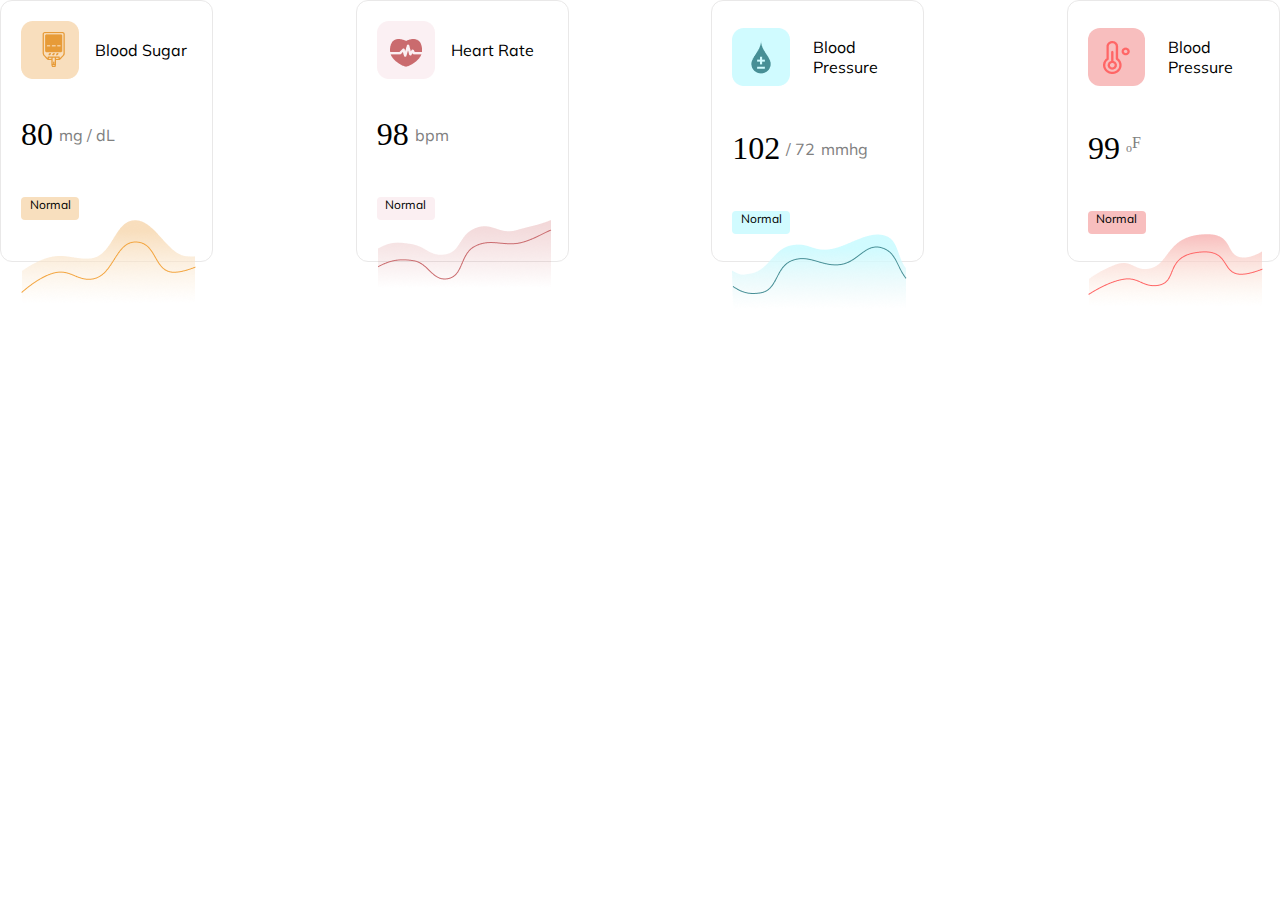
<file: index.html>
<!DOCTYPE html>
<html lang="en">

<head>
    <meta charset="UTF-8">
    <meta name="viewport" content="width=device-width, initial-scale=1.0">

    <link rel="stylesheet" href="style.css">
    <link href="https://cdn.jsdelivr.net/npm/bootstrap@5.3.2/dist/css/bootstrap.min.css" rel="stylesheet"
        integrity="sha384-T3c6CoIi6uLrA9TneNEoa7RxnatzjcDSCmG1MXxSR1GAsXEV/Dwwykc2MPK8M2HN" crossorigin="anonymous" />
    <title>Document</title>
</head>

<body>
    <div class="container-fluid">
        <div class="main" class="row">
            <div class="grid" class="col-3">
                <div class="open" class="bg-primary ">
                   <div class="box1">
                    <img src="pics/Group 31.png" alt="">
                    <p class="heart">Blood Sugar</p>
                   </div>
                   <div class="proper">
                    <p class="number">80</p>
                    <p class="zip">mg / dL</p>
                   </div>
                   <div class="normal">
                   <p class="pnorm">Normal</p> 
                   </div>
                   <img class="group11" src="pics/Group 11.png" alt="">
                </div>
            </div>

            <div class="grid" class="col-3">
                <div class="open" class=" mx-auto bg-primary ">
                    <div class="box1">
                        <img src="pics/Group 33 (1).png" alt="">
                        <p class="heart">Heart Rate</p>
                    </div> 
                    <div class="proper">
                        <p class="number">98</p>
                        <p class="zip">bpm</p>
                       </div>
                       <div class="normal1">
                       <p class="pnorm">Normal</p> 
                       </div>
                       <img class="group11" src="pics/Group 29.png" alt="">
                </div>

            </div>

            <div class="grid" class="col-3">
                <div class="open" class=" mx-auto  bg-warning ">
                 <div class="box1">
                    <img src="pics/Group 35.png" alt="">
                    <p class="hearts">Blood Pressure</p>
                 </div>
                 <div class="proper">
                    <p class="number">102</p>
                  <div class="files">
                    <p class="zip">/ 72</p>
                    <p class="zip">mmhg</p>
                  </div>
                </div>
                   <div class="normal2">
                   <p class="pnorm">Normal</p> 
                   </div>
                   <img class="group11" src="pics/Group 30.png" alt="">
                </div>

            </div>
            <div class="grid" class="col-3">
                <div class="open" class=" ms-auto bg-primary p-5 ">
                    <div class="box1">
                       <div class="vec">
                        <img class="imvec" src="pics/Vector.png" alt="">
                       </div>
                        <p class="hearts">Blood Pressure</p>
                    </div>
                    <div class="proper">
                        
                        <p class="number">99</p>
                        
                        <div class="files">
                       <p class="ziip">o</p>
                        <p class="zip1">F</p>
                       </div>
                    </div>
                       <div class="normal3">
                       <p class="pnorm">Normal</p> 
                       </div>
                       <img class="group11" src="pics/Group 11 (1).png" alt="">
                </div>
            </div>
        </div>
    </div>
    </div>
</body>

</html>
</file>
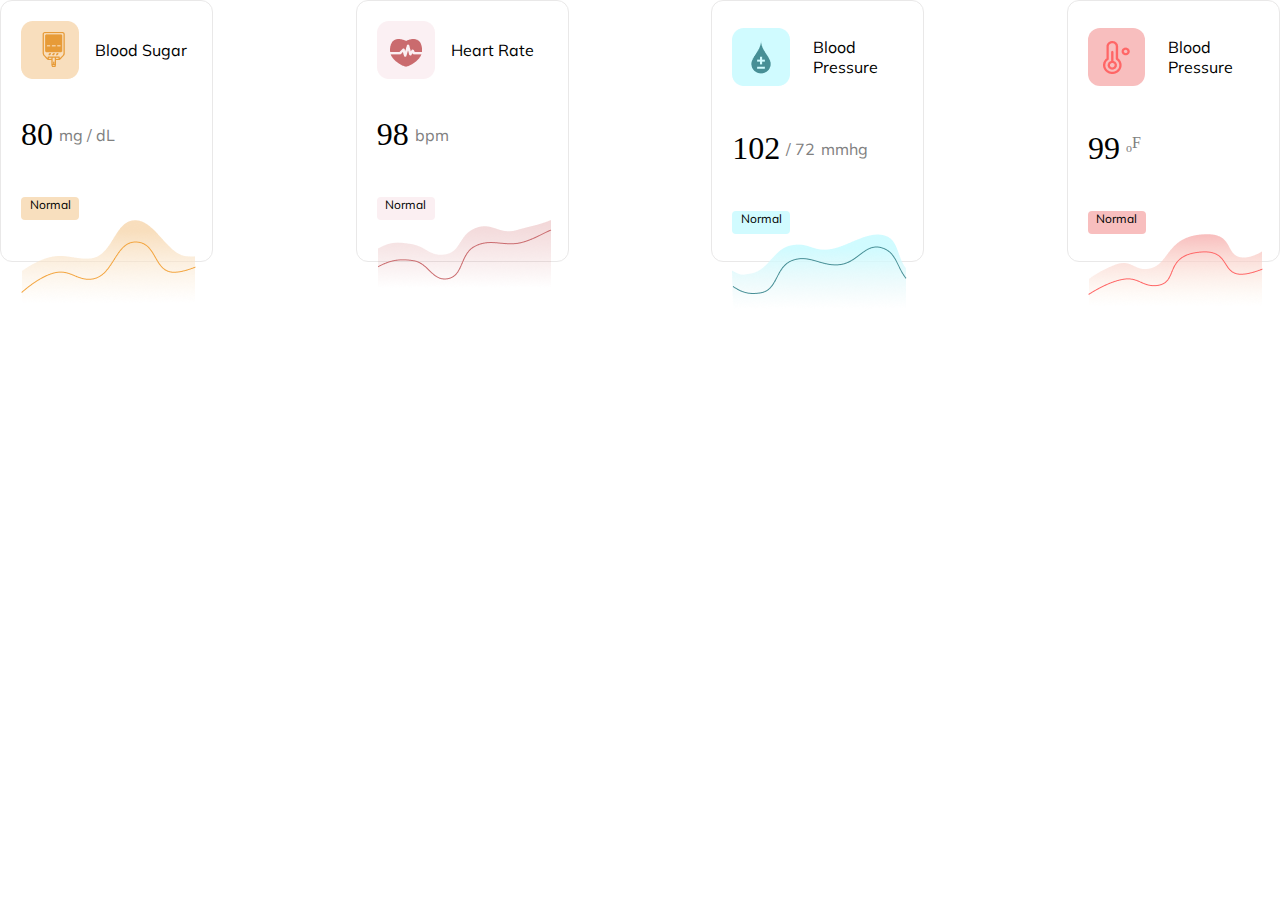
<file: botstrap2.html>
<!DOCTYPE html>
<html lang="en">

<head>
    <meta charset="UTF-8">
    <meta name="viewport" content="width=device-width, initial-scale=1.0">

    <link rel="stylesheet" href="style.css">
    <link href="https://cdn.jsdelivr.net/npm/bootstrap@5.3.2/dist/css/bootstrap.min.css" rel="stylesheet"
        integrity="sha384-T3c6CoIi6uLrA9TneNEoa7RxnatzjcDSCmG1MXxSR1GAsXEV/Dwwykc2MPK8M2HN" crossorigin="anonymous" />
    <title>Document</title>
</head>

<body>
    <div class="container-fluid">
        <div class="main" class="row">
            <div class="grid" class="col-3">
                <div class="open" class="bg-primary ">
                   <div class="box1">
                    <img src="pics/Group 31.png" alt="">
                    <p class="heart">Blood Sugar</p>
                   </div>
                   <div class="proper">
                    <p class="number">80</p>
                    <p class="zip">mg / dL</p>
                   </div>
                   <div class="normal">
                   <p class="pnorm">Normal</p> 
                   </div>
                   <img class="group11" src="pics/Group 11.png" alt="">
                </div>
            </div>

            <div class="grid" class="col-3">
                <div class="open" class=" mx-auto bg-primary ">
                    <div class="box1">
                        <img src="pics/Group 33 (1).png" alt="">
                        <p class="heart">Heart Rate</p>
                    </div> 
                    <div class="proper">
                        <p class="number">98</p>
                        <p class="zip">bpm</p>
                       </div>
                       <div class="normal1">
                       <p class="pnorm">Normal</p> 
                       </div>
                       <img class="group11" src="pics/Group 29.png" alt="">
                </div>

            </div>

            <div class="grid" class="col-3">
                <div class="open" class=" mx-auto  bg-warning ">
                 <div class="box1">
                    <img src="pics/Group 35.png" alt="">
                    <p class="hearts">Blood Pressure</p>
                 </div>
                 <div class="proper">
                    <p class="number">102</p>
                  <div class="files">
                    <p class="zip">/ 72</p>
                    <p class="zip">mmhg</p>
                  </div>
                </div>
                   <div class="normal2">
                   <p class="pnorm">Normal</p> 
                   </div>
                   <img class="group11" src="pics/Group 30.png" alt="">
                </div>

            </div>
            <div class="grid" class="col-3">
                <div class="open" class=" ms-auto bg-primary p-5 ">
                    <div class="box1">
                       <div class="vec">
                        <img class="imvec" src="pics/Vector.png" alt="">
                       </div>
                        <p class="hearts">Blood Pressure</p>
                    </div>
                    <div class="proper">
                        
                        <p class="number">99</p>
                        
                        <div class="files">
                       <p class="ziip">o</p>
                        <p class="zip1">F</p>
                       </div>
                    </div>
                       <div class="normal3">
                       <p class="pnorm">Normal</p> 
                       </div>
                       <img class="group11" src="pics/Group 11 (1).png" alt="">
                </div>
            </div>
        </div>
    </div>
    </div>
</body>

</html>
</file>
<file: style.css>
﻿

body{
    background-color:hsla(0, 0%, 100%, 1) ;
    margin: 0;
}

@font-face{
    font-family: mull;
    src: url(Mulish-VariableFont_wght.ttf);
}

*{
    box-sizing: border-box;
}

.main{
    display: flex !important;
    justify-content: space-between;
}
.open{
    width: 213px !important;
    height: 262px !important;
    border-radius: 12px;
    background-color: white !important;
    border: 1px solid hsla(0, 2%, 91%, 1) !important;
   
}

.box1{
    display: flex;
    align-items: center;
    margin-top: 20px;
    margin-left: 20px;
}

.heart{
    margin-left: 16px;
    font-size: 16px;
    font-family: mull;
}

.hearts{
    margin-left: 23px;
    font-size: 16px;
    font-family: mull;
}

.vec{
    width: 58px;
    height: 58px;
    border-radius: 12px;
    background-color: hsla(0, 81%, 86%, 1);
    display: flex;
    align-items: center;
    justify-content: center;
}

.proper{
    display: flex;
    margin-left: 20px;
    margin-top: 5px;
    display: flex;
    align-items: center;
}

.number{
    font-size: 32px;

}
.zip{
    font-size: 16px;
    margin-left: 6px;
    font-family: mull;
    color:hsla(0, 0%, 50%, 1) ;
}
.normal{
    width: 58px;
    height: 23px;
    margin-left: 20px;
    border-radius: 4px;
    background-color:hsla(34, 81%, 86%, 1) ;
    font-size: 12px;
    font-family: mull;
}

.pnorm{
    display: flex;
    text-align: center;
    justify-content: center;
}

.group11{
   margin-left: 20px;
    
}

.normal1{
    width: 58px;
    height: 23px;
    margin-left: 20px;
    border-radius: 4px;
    background-color:hsla(344, 58%, 96%, 1) ;
    font-size: 12px;
    font-family: mull; 
}

.files{
    display: flex;
}
.normal2{
    width: 58px;
    height: 23px;
    margin-left: 20px;
    border-radius: 4px;
    background-color: hsla(185, 100%, 91%, 1);
    font-size: 12px;
    font-family: mull; 
}

.normal3{
    width: 58px;
    height: 23px;
    margin-left: 20px;
    border-radius: 4px;
    background-color:hsla(0, 81%, 86%, 1) ;
    font-size: 12px;
    font-family: mull; 
}

.ziip{
    font-size: 12px;
    margin-left: 6px;
    color:hsla(0, 0%, 50%, 1) ;
}

.zip1{
    margin-top: 5px;
    font-size: 16px;
    color:hsla(0, 0%, 50%, 1) ;
}

.grid{
    display: flex;
    justify-content: center;
}
</file>
